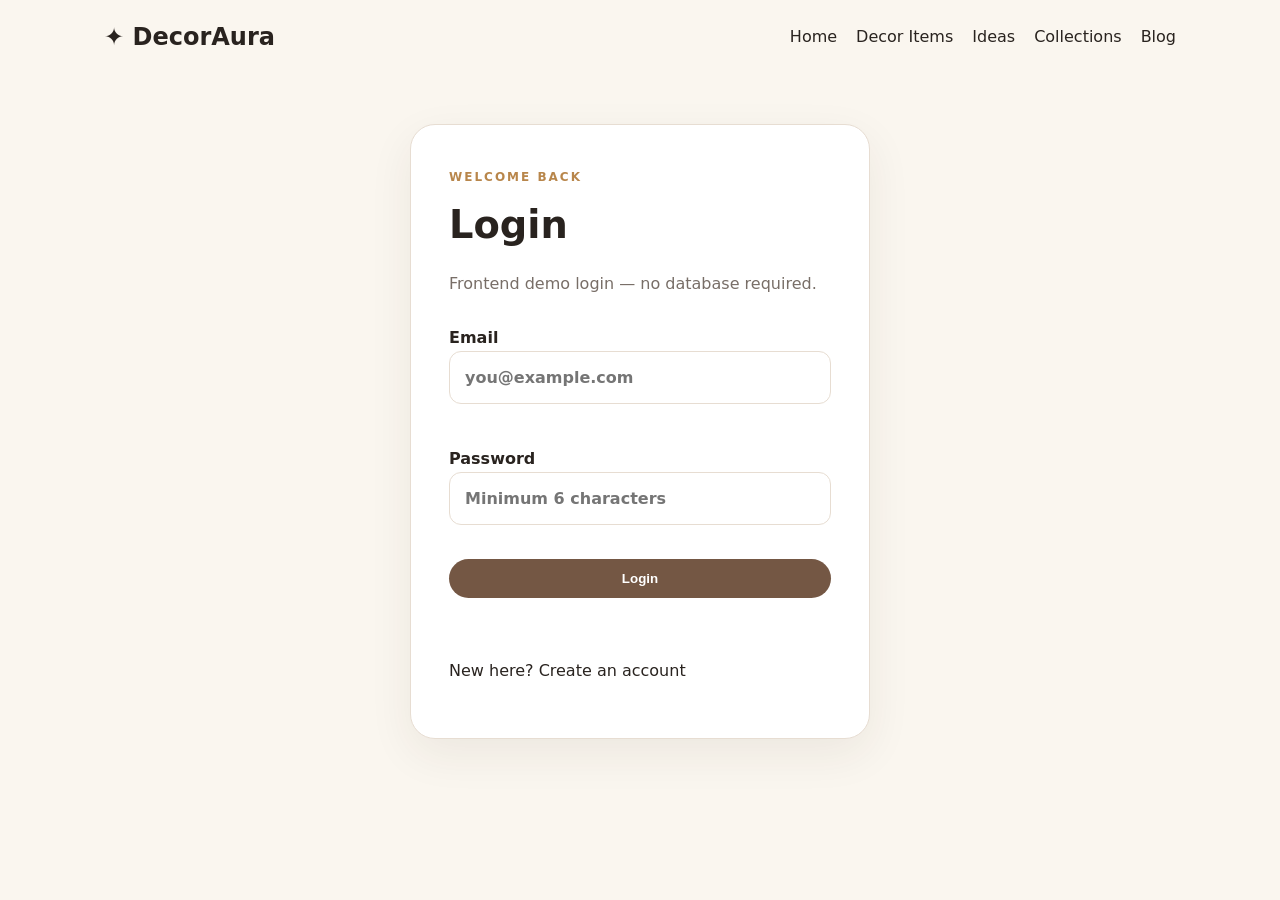
<file: login.html>
<!DOCTYPE html><html lang="en"><head><meta charset="UTF-8"><meta name="viewport" content="width=device-width,initial-scale=1"><title>Login | DecorAura</title><link rel="stylesheet" href="css/style.css"></head><body><header><nav class="nav"><a class="logo" href="index.html">✦ DecorAura</a><div class="links"><a href="index.html">Home</a><a href="items.html">Decor Items</a><a href="ideas.html">Ideas</a><a href="collections.html">Collections</a><a href="blog.html">Blog</a></div></nav></header>
<main class="auth"><div class="auth-card"><span class="eyebrow">WELCOME BACK</span><h1>Login</h1><p class="muted">Frontend demo login — no database required.</p><form id="loginForm" novalidate><label>Email<input id="loginEmail" type="email" placeholder="you@example.com"></label><small id="emailError" class="error"></small><label>Password<input id="loginPassword" type="password" placeholder="Minimum 6 characters"></label><small id="passwordError" class="error"></small><button class="btn full">Login</button><p id="loginMessage" class="success"></p></form><p>New here? <a href="register.html">Create an account</a></p></div></main><script src="js/auth.js"></script></body></html>
</file>
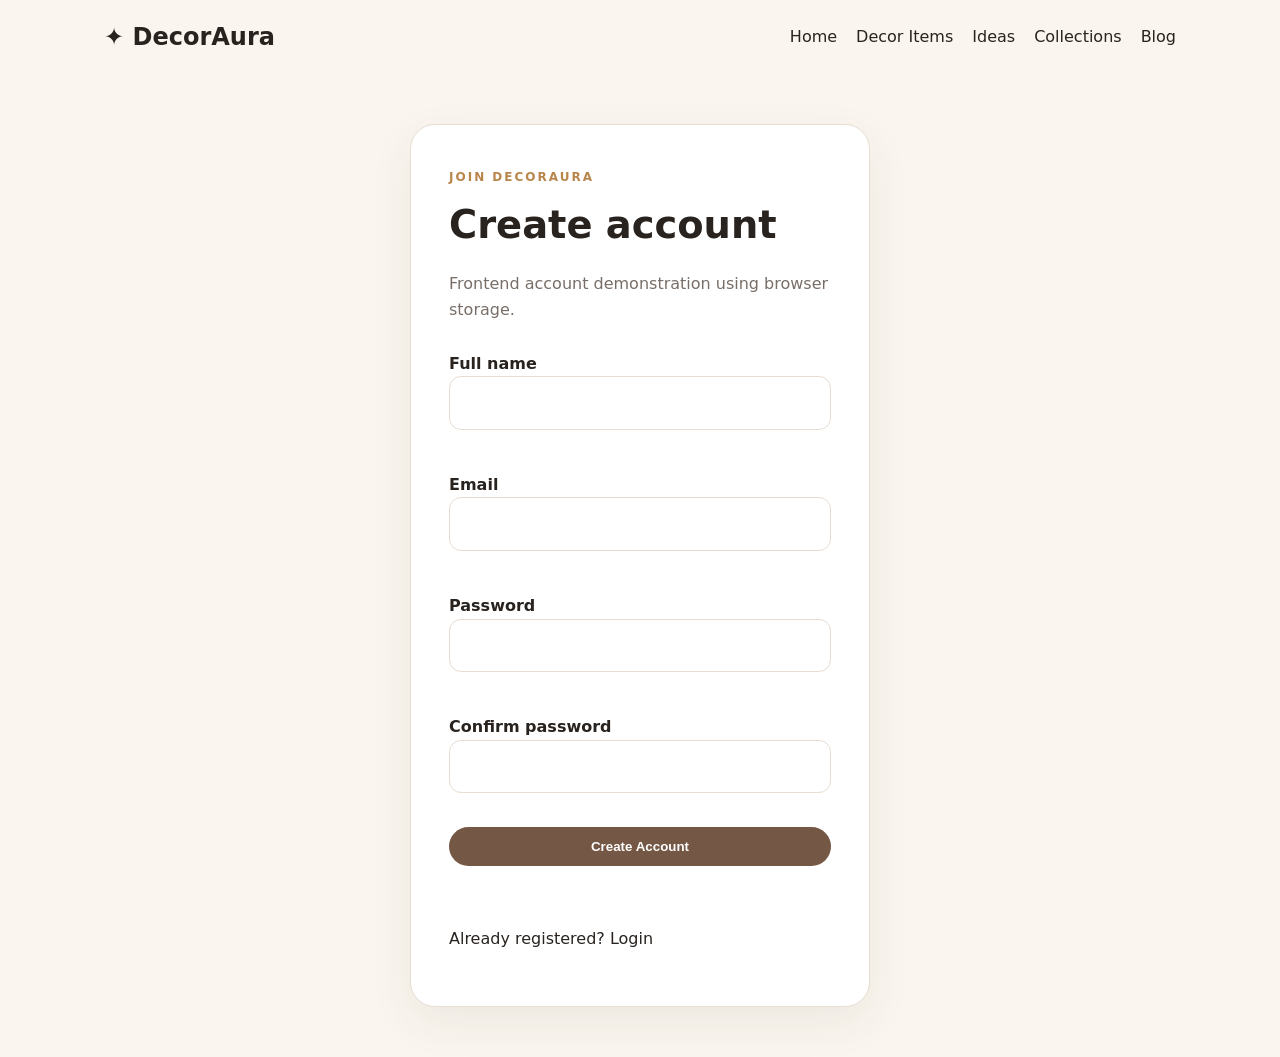
<file: register.html>
<!DOCTYPE html><html lang="en"><head><meta charset="UTF-8"><meta name="viewport" content="width=device-width,initial-scale=1"><title>Register | DecorAura</title><link rel="stylesheet" href="css/style.css"></head><body><header><nav class="nav"><a class="logo" href="index.html">✦ DecorAura</a><div class="links"><a href="index.html">Home</a><a href="items.html">Decor Items</a><a href="ideas.html">Ideas</a><a href="collections.html">Collections</a><a href="blog.html">Blog</a></div></nav></header>
<main class="auth"><div class="auth-card"><span class="eyebrow">JOIN DECORAURA</span><h1>Create account</h1><p class="muted">Frontend account demonstration using browser storage.</p><form id="registerForm" novalidate><label>Full name<input id="regName" type="text"></label><small id="nameError" class="error"></small><label>Email<input id="regEmail" type="email"></label><small id="regEmailError" class="error"></small><label>Password<input id="regPassword" type="password"></label><small id="regPasswordError" class="error"></small><label>Confirm password<input id="regConfirm" type="password"></label><small id="confirmError" class="error"></small><button class="btn full">Create Account</button><p id="registerMessage" class="success"></p></form><p>Already registered? <a href="login.html">Login</a></p></div></main><script src="js/auth.js"></script></body></html>
</file>
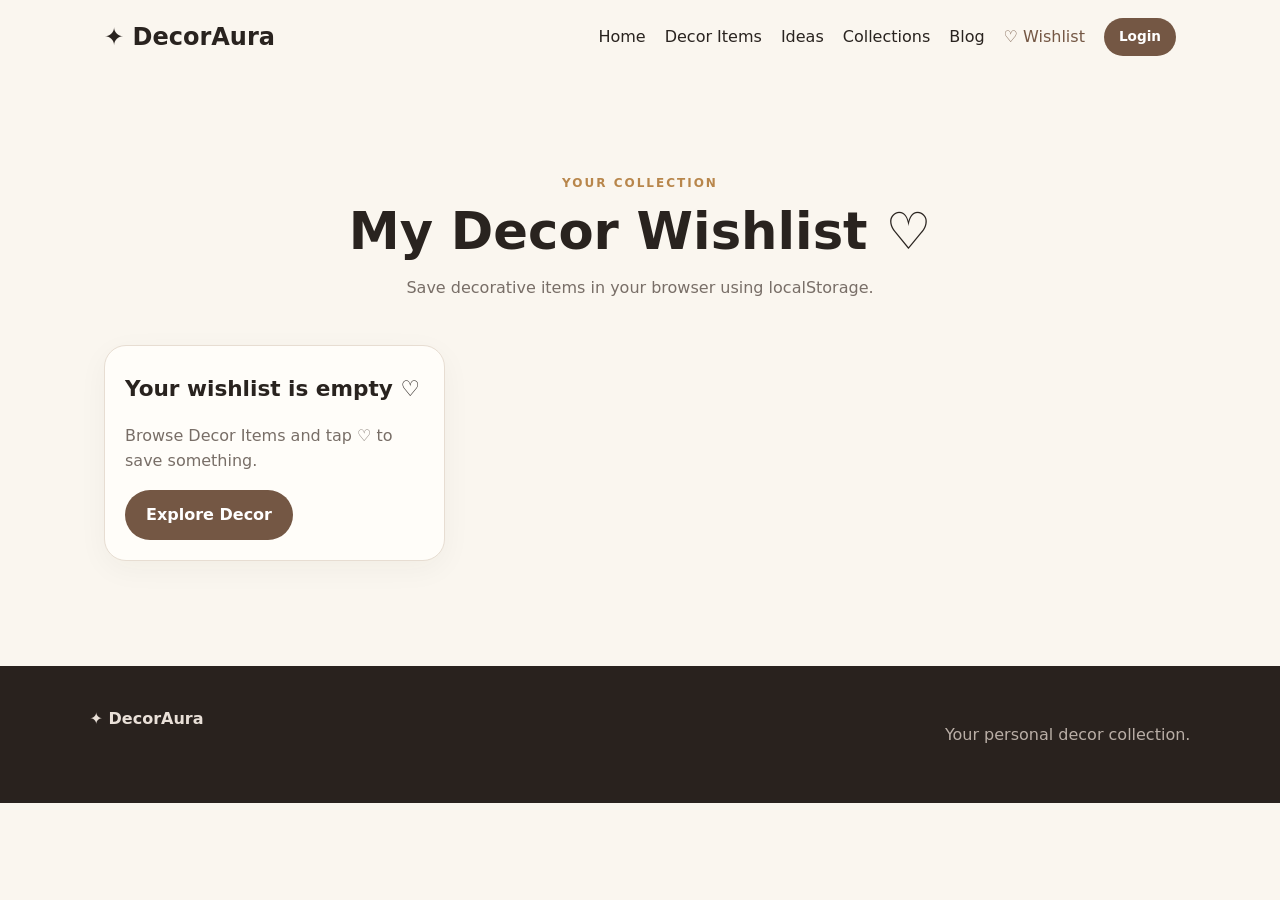
<file: wishlist.html>
<!DOCTYPE html><html lang="en"><head><meta charset="UTF-8"><meta name="viewport" content="width=device-width,initial-scale=1"><title>Wishlist | DecorAura</title><link rel="stylesheet" href="css/style.css"></head><body>
<header><nav class="nav"><a class="logo" href="index.html">✦ DecorAura</a><div class="links"><a href="index.html">Home</a><a href="items.html">Decor Items</a><a href="ideas.html">Ideas</a><a href="collections.html">Collections</a><a href="blog.html">Blog</a><a class="active" href="wishlist.html">♡ Wishlist</a><a class="btn small" href="login.html">Login</a></div></nav></header>
<main class="page"><div class="page-title"><span class="eyebrow">YOUR COLLECTION</span><h1>My Decor Wishlist ♡</h1><p>Save decorative items in your browser using localStorage.</p></div><div class="grid" id="wishlistGrid"></div></main>
<footer><b>✦ DecorAura</b><p>Your personal decor collection.</p></footer><script src="js/data.js"></script><script src="js/main.js"></script></body></html>
</file>
<file: css/style.css>
:root{--ink:#29231f;--cream:#faf6ef;--paper:#fffdf9;--brown:#745744;--gold:#b8864b;--muted:#786e67;--line:#e7ddd2}*{box-sizing:border-box}body{margin:0;font-family:Inter,system-ui,sans-serif;color:var(--ink);background:var(--cream);line-height:1.6}a{text-decoration:none;color:inherit}.nav{max-width:1200px;margin:auto;padding:18px 5%;display:flex;justify-content:space-between;align-items:center;gap:25px}.logo{font-size:1.5rem;font-weight:850}.links{display:flex;align-items:center;gap:19px;flex-wrap:wrap}.links a:not(.btn):hover,.links .active{color:var(--brown)}.btn{display:inline-block;background:var(--brown);color:#fff;padding:12px 21px;border-radius:999px;border:0;font-weight:750;cursor:pointer;transition:.2s}.btn:hover{transform:translateY(-2px)}.btn.ghost{background:transparent;color:var(--brown);border:1px solid var(--brown)}.btn.small{padding:8px 15px;font-size:.85rem}.btn.full{width:100%}.hero{max-width:1200px;margin:20px auto 70px;padding:55px 5%;display:grid;grid-template-columns:1fr 1fr;gap:60px;align-items:center}.eyebrow{font-size:.75rem;letter-spacing:2px;font-weight:850;color:var(--gold)}.hero h1{font-size:clamp(3rem,6vw,5.4rem);line-height:1;letter-spacing:-3px;margin:15px 0}.hero h1 span{color:var(--brown)}.hero p{font-size:1.1rem;color:var(--muted);max-width:570px}.actions{display:flex;gap:12px;margin-top:28px}.hero-card{position:relative}.hero-card img{width:100%;height:510px;object-fit:cover;border-radius:30px;box-shadow:0 25px 60px #38291c20}.hero-caption{position:absolute;bottom:20px;left:20px;background:#fffdf9ed;padding:11px 17px;border-radius:999px;font-weight:750}.section,.page{max-width:1200px;margin:auto;padding:65px 5%}.section-head{display:flex;justify-content:space-between;align-items:end;margin-bottom:30px}.section h2,.banner h2{font-size:2.5rem;margin:5px 0}.grid{display:grid;grid-template-columns:repeat(3,1fr);gap:24px}.card{background:var(--paper);border:1px solid var(--line);border-radius:22px;overflow:hidden;box-shadow:0 8px 30px #38291c0b;transition:.25s}.card:hover{transform:translateY(-5px);box-shadow:0 15px 40px #38291c18}.card img{width:100%;height:230px;object-fit:cover}.card-body{padding:20px}.card h3{margin:6px 0;font-size:1.35rem}.muted{color:var(--muted)}.tag{display:inline-block;background:#f0e5d8;color:var(--brown);border-radius:999px;padding:4px 10px;font-size:.72rem;font-weight:800;margin:3px}.wish{float:right;border:1px solid var(--line);background:white;border-radius:50%;width:38px;height:38px;cursor:pointer}.wish.saved{background:#ead9ca}.banner{max-width:1100px;margin:30px auto 70px;border-radius:30px;padding:70px;color:white;background:linear-gradient(90deg,#30241edb,#30241e55),url('https://images.unsplash.com/photo-1600210492486-724fe5c67fb0?auto=format&fit=crop&w=1400&q=85') center/cover}.banner p{max-width:530px;color:#f2e9df}.page-title{text-align:center;max-width:820px;margin:30px auto 45px}.page-title h1{font-size:3.2rem;line-height:1.05;margin:10px}.page-title p{color:var(--muted)}.toolbar{display:flex;gap:12px;margin-bottom:30px}.toolbar input,.toolbar select,label input{width:100%;padding:13px 15px;border:1px solid var(--line);border-radius:12px;background:white;font:inherit}.toolbar input{max-width:600px}.auth{min-height:75vh;display:grid;place-items:center;padding:50px 20px}.auth-card{width:min(460px,100%);background:#fff;padding:38px;border-radius:25px;border:1px solid var(--line);box-shadow:0 15px 45px #38291c12}.auth-card h1{font-size:2.4rem;margin:5px 0}.auth-card form{display:grid;gap:8px;margin:20px 0}.auth-card label{font-weight:700;margin-top:8px}.error{color:#b42318;min-height:18px}.success{color:#24723b;font-weight:700}footer{margin-top:40px;padding:40px 7%;background:#29221e;color:#e9e0d8;display:flex;justify-content:space-between;gap:30px;flex-wrap:wrap}footer p{color:#b9aea6}.idea-list{padding-left:20px}@media(max-width:800px){.hero{grid-template-columns:1fr}.grid{grid-template-columns:1fr 1fr}.hero-card img{height:360px}}@media(max-width:560px){.nav{flex-direction:column;align-items:flex-start}.links{gap:10px;font-size:.82rem}.hero{padding-top:20px}.hero h1{font-size:3rem}.grid{grid-template-columns:1fr}.section-head{flex-direction:column;align-items:flex-start}.toolbar{flex-direction:column}.banner{margin:20px;padding:45px 25px}.page-title h1{font-size:2.4rem}}
</file>
